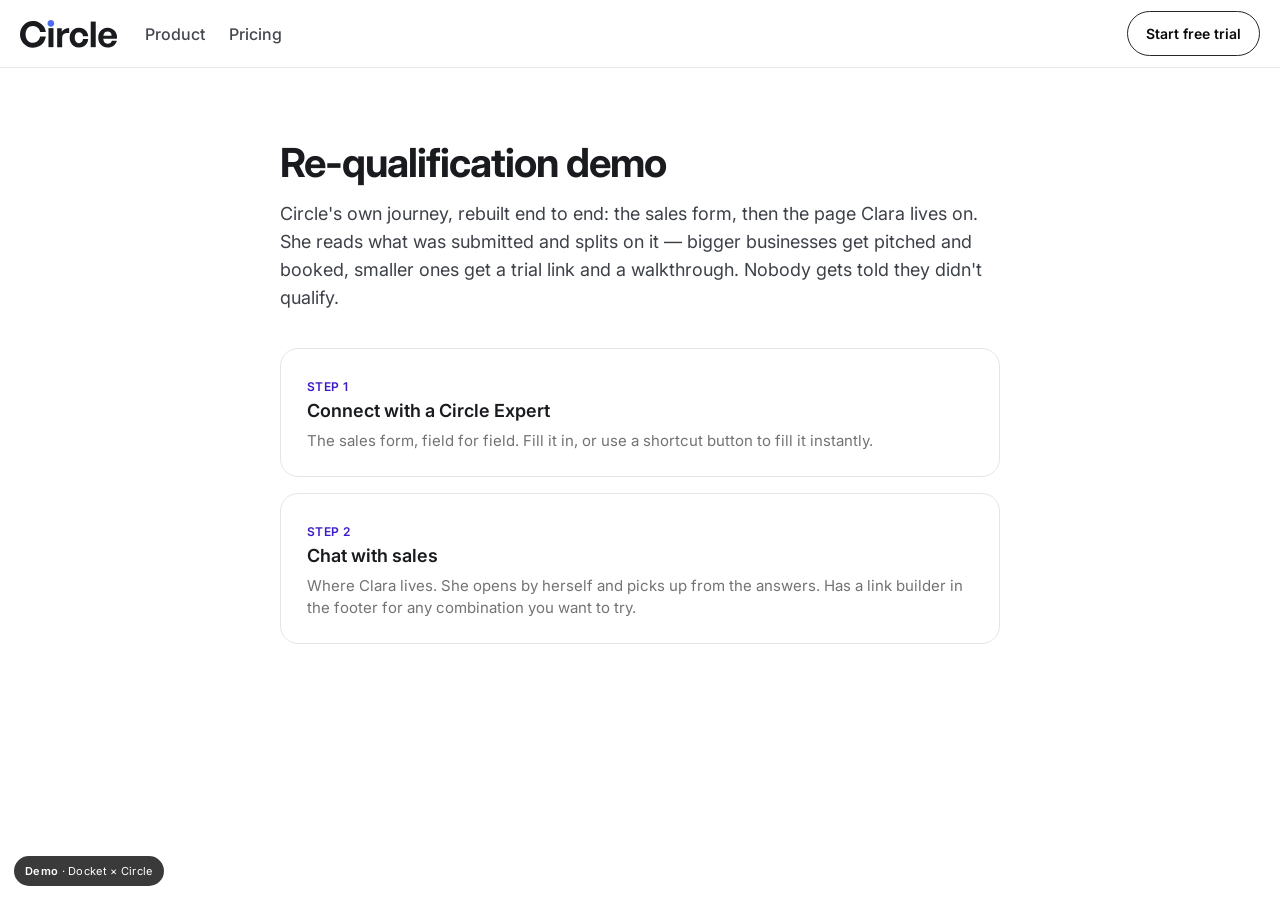
<file: index.html>
<!doctype html>
<html lang="en">
<head>
<meta charset="utf-8">
<meta name="viewport" content="width=device-width,initial-scale=1">
<meta name="robots" content="noindex,nofollow">
<title>Circle re-qualification demo</title>
<link href="https://fonts.googleapis.com/css2?family=Inter:wght@400;500;600;700&display=swap" rel="stylesheet">
<link rel="stylesheet" href="assets/site.css">
<style>
.wrap{max-width:760px;margin:0 auto;padding:72px 20px}
h1{font-size:40px;line-height:46px;letter-spacing:-1px;margin:0 0 14px}
p.lede{font-size:18px;line-height:28px;color:#3d4148;margin:0 0 36px}
.card{display:block;border:1px solid var(--line);border-radius:18px;padding:24px 26px;margin-bottom:16px;
  text-decoration:none;transition:border-color .15s,box-shadow .15s}
.card:hover{border-color:#bbb;box-shadow:0 8px 24px rgba(149,157,165,.14)}
.card h2{margin:0 0 6px;font-size:18px;font-weight:600}
.card p{margin:0;font-size:15px;color:var(--muted);line-height:22px}
.step{font-size:12px;font-weight:600;letter-spacing:.4px;text-transform:uppercase;color:var(--dma-primary-color)}
</style>
</head>
<body>
<header class="hdr"><div class="in">
  <a href="./"><img src="assets/circle-logo.svg" alt="Circle"></a>
  <nav class="nav"><a href="#">Product</a><a href="#">Pricing</a></nav>
  <div class="right"><a class="pill" href="plus-sales/">Start free trial</a></div>
</div></header>
<main class="wrap">
  <h1>Re-qualification demo</h1>
  <p class="lede">Circle's own journey, rebuilt end to end: the sales form, then the page Clara lives on.
    She reads what was submitted and splits on it — bigger businesses get pitched and booked, smaller ones
    get a trial link and a walkthrough. Nobody gets told they didn't qualify.</p>
  <a class="card" href="plus-sales/">
    <span class="step">Step 1</span>
    <h2>Connect with a Circle Expert</h2>
    <p>The sales form, field for field. Fill it in, or use a shortcut button to fill it instantly.</p>
  </a>
  <a class="card" href="connect-with-sales/">
    <span class="step">Step 2</span>
    <h2>Chat with sales</h2>
    <p>Where Clara lives. She opens by herself and picks up from the answers. Has a link builder
      in the footer for any combination you want to try.</p>
  </a>
</main>
<div class="simbadge"><b>Demo</b> · Docket × Circle</div>
</body>
</html>
</file>
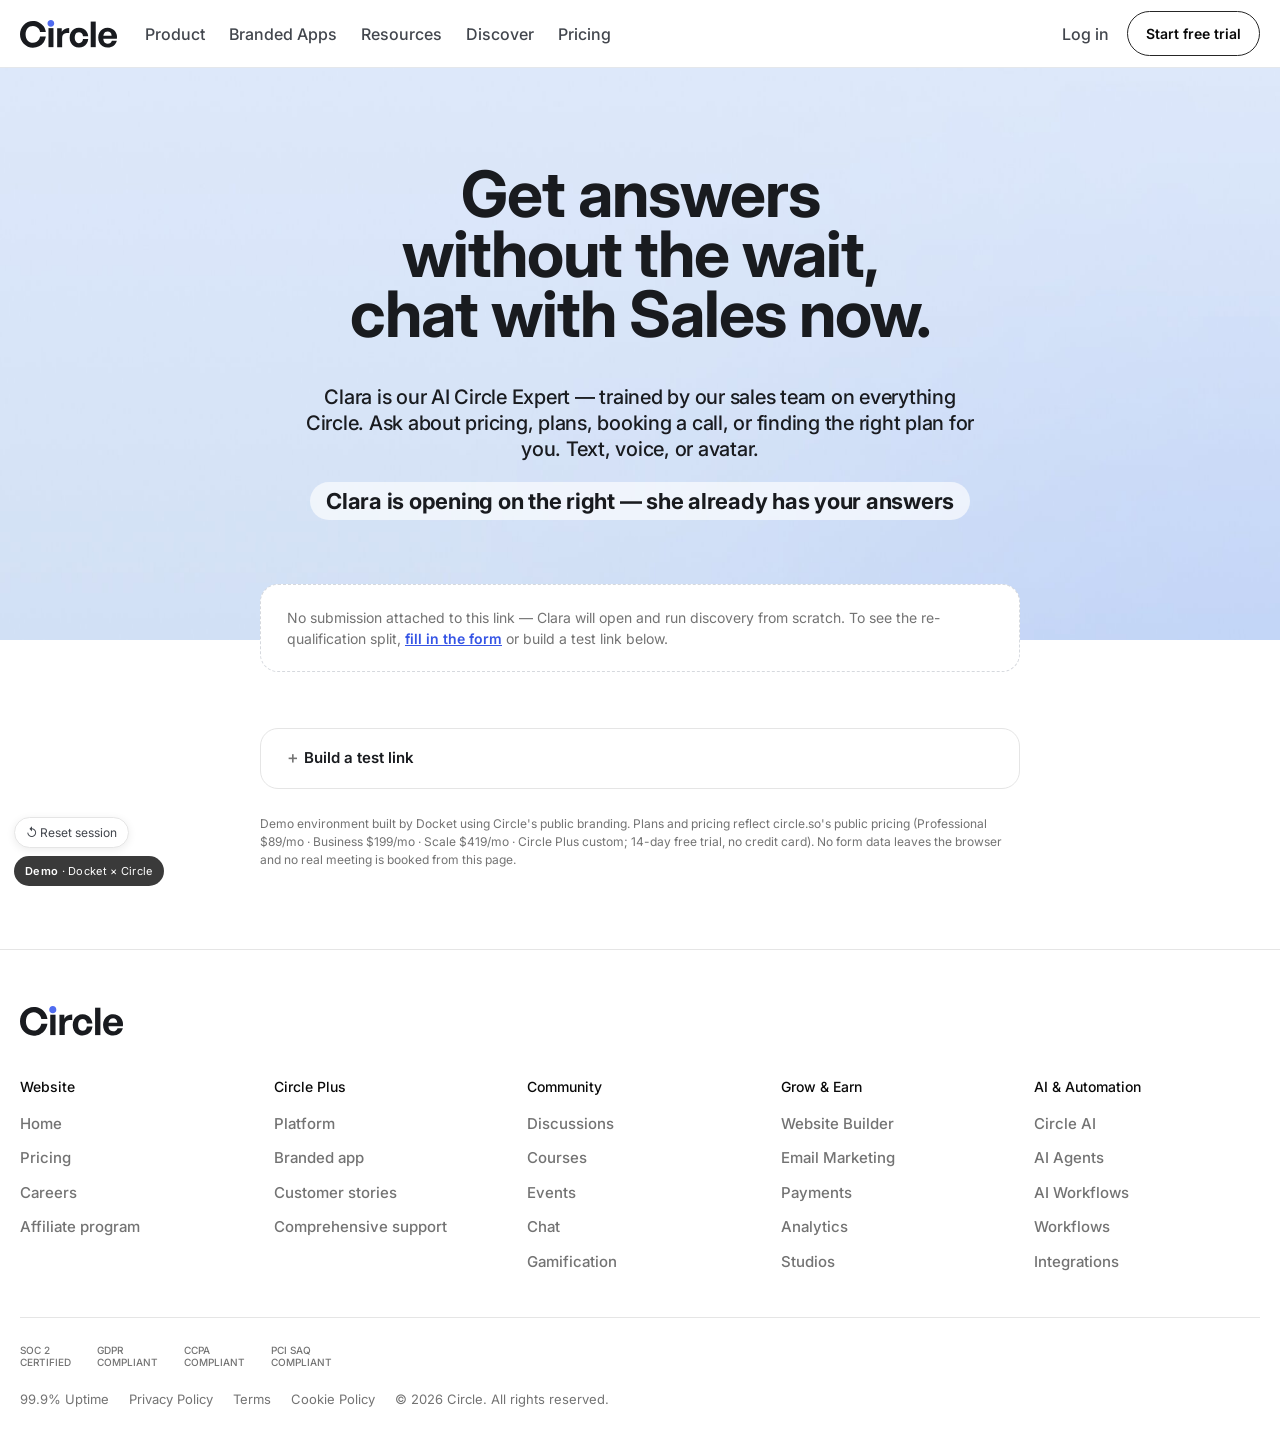
<file: connect-with-sales/index.html>
<!doctype html>
<html lang="en">
<head>
<script>
/* Runs before the Docket loader so a reset really gets a new visitor:
   the widget writes __aiseller_client_id / widget_auth_token on init, so
   clearing storage after it has started does nothing. */
(function(){
  try{
    var q = new URLSearchParams(location.search);
    if (q.get('reset') === '1'){
      try{ localStorage.clear(); sessionStorage.clear(); }catch(e){}
      q.delete('reset');
      var qs = q.toString();
      history.replaceState(null, '', location.pathname + (qs ? '?' + qs : ''));
    }
  }catch(e){}
})();
</script>
<meta charset="utf-8">
<meta name="viewport" content="width=device-width,initial-scale=1">
<meta name="robots" content="noindex,nofollow">
<title>Chat with sales</title>
<meta name="description" content="Talk to Clara, our AI Circle expert, about pricing, plans, and finding the right fit — by text, voice, or avatar.">
<link rel="preconnect" href="https://fonts.googleapis.com">
<link rel="preconnect" href="https://fonts.gstatic.com" crossorigin>
<link href="https://fonts.googleapis.com/css2?family=Inter:wght@300;400;500;600;700&display=swap" rel="stylesheet">
<link rel="stylesheet" href="../assets/site.css">
<style>
.hero{position:relative;display:flex;flex-direction:column;align-items:center;overflow:hidden;
  background:var(--hero);padding:96px 24px 120px;min-height:62vh}
.hero .bg{position:absolute;inset:0;width:100%;height:100%;object-fit:cover;object-position:center}
.hero .inner{position:relative;z-index:1;width:100%;max-width:1200px;margin:0 auto;text-align:center;color:var(--ink)}
.hero h1{font-size:64px;line-height:60px;font-weight:700;letter-spacing:-1px;margin:0 auto;max-width:14ch}
@media(max-width:860px){.hero{padding:64px 20px 88px}.hero h1{font-size:40px;line-height:46px;max-width:none;text-align:left}.hero .inner{text-align:left}}
.hero .sub{margin:40px auto 0;max-width:670px;font-size:20px;line-height:26px;font-weight:500;letter-spacing:-.25px}
.hero .kick{margin:20px auto 0;max-width:670px;font-size:22px;line-height:26px;font-weight:700;letter-spacing:-.25px}
.hero .kick span{display:inline-block;background:rgba(255,255,255,.65);border-radius:999px;padding:6px 16px}

.recap{max-width:760px;margin:-56px auto 0;position:relative;z-index:2;background:#fff;
  border:1px solid var(--line);border-radius:18px;padding:26px 28px;
  box-shadow:0 10px 36px rgba(149,157,165,.18)}
.recap h2{margin:0 0 4px;font-size:16px;font-weight:600;letter-spacing:-.2px}
.recap p.meta{margin:0 0 18px;font-size:13px;color:var(--muted)}
.chips{display:flex;flex-wrap:wrap;gap:8px}
.chip{font-size:13px;line-height:18px;background:#F4F6FB;border:1px solid #E3E8F5;color:#3d4148;
  border-radius:999px;padding:6px 12px}
.chip b{font-weight:600;color:var(--ink)}
.routebadge{display:inline-flex;align-items:center;gap:7px;font-size:12px;font-weight:600;
  letter-spacing:.2px;text-transform:uppercase;border-radius:999px;padding:5px 11px;margin-bottom:14px}
.routebadge.sales{background:#EEE9FF;color:#3E1BC9}
.routebadge.trial{background:#E6F6EC;color:#116B34}
.routebadge i{width:7px;height:7px;border-radius:50%;background:currentColor;font-style:normal}
.empty-note{max-width:760px;margin:-56px auto 0;position:relative;z-index:2;background:#fff;
  border:1px dashed #d6d9de;border-radius:18px;padding:22px 26px;color:var(--muted);font-size:14px}
.empty-note a{color:var(--dma-secondary-color);font-weight:600}

.builder{max-width:760px;margin:56px auto 0;border:1px solid var(--line);border-radius:18px;background:#fff}
.builder summary{cursor:pointer;padding:18px 24px;font-size:15px;font-weight:600;list-style:none}
.builder summary::-webkit-details-marker{display:none}
.builder summary::before{content:'＋ ';color:var(--muted)}
.builder[open] summary::before{content:'－ '}
.builder .body{padding:0 24px 24px;display:grid;gap:14px}
.builder label{display:grid;gap:6px;font-size:13px;color:var(--muted);font-weight:500}
.builder select,.builder input{font-family:inherit;font-size:15px;color:var(--ink);background:#fff;
  border:1px solid #d6d9de;border-radius:10px;padding:11px 13px;width:100%}
.builder .acts{display:flex;gap:10px;flex-wrap:wrap;margin-top:4px}
.builder .out{font-size:12px;word-break:break-all;color:var(--muted);background:#f7f8fa;
  border:1px solid var(--line);border-radius:10px;padding:12px}
.disclaimer{max-width:760px;margin:26px auto 0;font-size:12px;line-height:18px;color:var(--muted)}
</style>
</head>
<body>

<header class="hdr"><div class="in">
  <a href="../"><img src="../assets/circle-logo.svg" alt="Circle"></a>
  <nav class="nav">
    <a href="#">Product</a><a href="#">Branded Apps</a><a href="#">Resources</a>
    <a href="#">Discover</a><a href="#">Pricing</a>
  </nav>
  <div class="right">
    <a class="login" href="#">Log in</a>
    <a class="pill" href="#">Start free trial</a>
  </div>
</div></header>

<section class="hero">
  <img class="bg" src="../assets/hero-bg.jpg" alt="">
  <div class="inner">
    <h1>Get answers without the wait, chat with Sales now.</h1>
    <p class="sub">Clara is our AI Circle Expert — trained by our sales team on everything Circle.
      Ask about pricing, plans, booking a call, or finding the right plan for you. Text, voice, or avatar.</p>
    <p class="kick"><span>Clara is opening on the right — she already has your answers</span></p>
  </div>
</section>

<div id="recapSlot"></div>

<details class="builder">
  <summary>Build a test link</summary>
  <div class="body">
    <label>Their name <input id="b_first" placeholder="Dana"></label>
    <label>Work email <input id="b_email" placeholder="dana@northfieldstudio.com"></label>
    <label>Annual revenue across the business <select id="b_rev"></select></label>
    <label>What they want to do <select id="b_goal"></select></label>
    <label>How many members they have <select id="b_size"></select></label>
    <label>Are they part of a team <select id="b_team"></select></label>
    <label>Implementation timeline <select id="b_time"></select></label>
    <div class="acts">
      <button class="pill solid" type="button" onclick="buildOpen()">Open it</button>
      <button class="pill" type="button" onclick="buildCopy()">Copy link</button>
      <a class="pill" href="../plus-sales/">Start from the form instead</a>
    </div>
    <div class="out" id="b_out"></div>
  </div>
</details>

<p class="disclaimer">Demo environment built by Docket using Circle's public branding. Plans and pricing
reflect circle.so's public pricing (Professional $89/mo · Business $199/mo · Scale $419/mo ·
Circle Plus custom; 14-day free trial, no credit card). No form data leaves the browser and no
real meeting is booked from this page.</p>

<footer class="ftr"><div class="in">
  <img class="wm" src="../assets/circle-logo.svg" alt="Circle">
  <div class="cols">
    <div><h4>Website</h4><ul><li><a href="#">Home</a></li><li><a href="#">Pricing</a></li><li><a href="#">Careers</a></li><li><a href="#">Affiliate program</a></li></ul></div>
    <div><h4>Circle Plus</h4><ul><li><a href="#">Platform</a></li><li><a href="#">Branded app</a></li><li><a href="#">Customer stories</a></li><li><a href="#">Comprehensive support</a></li></ul></div>
    <div><h4>Community</h4><ul><li><a href="#">Discussions</a></li><li><a href="#">Courses</a></li><li><a href="#">Events</a></li><li><a href="#">Chat</a></li><li><a href="#">Gamification</a></li></ul></div>
    <div><h4>Grow &amp; Earn</h4><ul><li><a href="#">Website Builder</a></li><li><a href="#">Email Marketing</a></li><li><a href="#">Payments</a></li><li><a href="#">Analytics</a></li><li><a href="#">Studios</a></li></ul></div>
    <div><h4>AI &amp; Automation</h4><ul><li><a href="#">Circle AI</a></li><li><a href="#">AI Agents</a></li><li><a href="#">AI Workflows</a></li><li><a href="#">Workflows</a></li><li><a href="#">Integrations</a></li></ul></div>
  </div>
  <div class="badges">
    <span>SOC 2<br>Certified</span><span>GDPR<br>Compliant</span>
    <span>CCPA<br>Compliant</span><span>PCI SAQ<br>Compliant</span>
  </div>
  <div class="legal">
    <a href="#">99.9% Uptime</a><a href="#">Privacy Policy</a><a href="#">Terms</a>
    <a href="#">Cookie Policy</a><span>© 2026 Circle. All rights reserved.</span>
  </div>
</div></footer>

<button class="reset" onclick="resetSession()">↺ Reset session</button>
<div class="simbadge"><b>Demo</b> · Docket × Circle</div>

<!-- ============ Docket widget (agent: Clara - Re-Qualification) ============ -->
<script>
window.AISellerSettings = {
  agent_id: '711a4f88-d33d-4930-98c3-e50f1dc367f7',
};
(function () {
  var w = window; var ew = w.AISeller;
  if (typeof ew === 'function') { ew('update', w.AISellerSettings); }
  else {
    var d = document;
    var i = function () { i.q.push(arguments); };
    i.q = []; i.q.push(['update', w.AISellerSettings]); w.AISeller = i;
    var l = function () {
      var s = d.createElement('script'); s.type = 'text/javascript'; s.async = true;
      s.src = 'https://cdn.docketai.com/script/app/inbound-se-script/ai-seller.js';
      var x = d.getElementsByTagName('script')[0]; x.parentNode.insertBefore(s, x);
    };
    if (document.readyState === 'complete') { l(); }
    else if (w.attachEvent) { w.attachEvent('onload', l); }
    else { w.addEventListener('load', l, false); }
  }
})();
</script>

<script src="../assets/flow.js"></script>
<script>
const esc = s => String(s).replace(/[&<>"]/g, c => ({'&':'&amp;','<':'&lt;','>':'&gt;','"':'&quot;'}[c]));
const g   = k => new URLSearchParams(location.search).get(k) || '';
const ANSWERS = CIRCLE.fromQuery();
const CTX     = CIRCLE.context(ANSWERS);
const HAS     = !!ANSWERS.annual_revenue__range_;

/* ---------- what they submitted, shown back to them ---------- */
(function renderRecap(){
  const slot = document.getElementById('recapSlot');
  if (!HAS){
    slot.innerHTML = '<div class="empty-note">No submission attached to this link — Clara will open and '
      + 'run discovery from scratch. To see the re-qualification split, '
      + '<a href="../plus-sales/">fill in the form</a> or build a test link below.</div>';
    return;
  }
  const chips = [
    ['Goal',      ANSWERS.what_do_you_want_to_achieve_with_circle_],
    ['Members',   ANSWERS.current_community_or_membership_size],
    ['Revenue',   ANSWERS.annual_revenue__range_],
    ['Team',      ANSWERS.part_of_a_team],
    ['Timeline',  ANSWERS.desired_time_to_implement_community_product]
  ].filter(r => r[1]);
  const sales = CTX.route === 'sales';
  slot.innerHTML =
    '<div class="recap">'
    + '<span class="routebadge ' + CTX.route + '"><i></i>'
    + (sales ? 'Routed to our sales team' : 'Routed to a free trial') + '</span>'
    + '<h2>Thanks' + (ANSWERS.firstname ? ', ' + esc(ANSWERS.firstname) : '') + ' — here is what you told us</h2>'
    + '<p class="meta">Clara has all of this already. She will not ask you for it again.</p>'
    + '<div class="chips">' + chips.map(r =>
        '<span class="chip"><b>' + r[0] + ':</b> ' + esc(r[1]) + '</span>').join('') + '</div>'
    + '</div>';
})();

/* ---------- Docket context bridge + co-browsing autostart ---------- */
async function waitForAISeller(method, ms = 20000){
  const t0 = Date.now();
  while (Date.now() - t0 < ms){
    if (window.AISeller && typeof window.AISeller[method] === 'function') return true;
    await new Promise(r => setTimeout(r, 150));
  }
  return false;
}
(async function(){
  if (HAS){
    if (await waitForAISeller('setContext')) { try{ await window.AISeller.setContext(CTX); }catch(e){} }
  } else {
    if (await waitForAISeller('resetContext')) { try{ await window.AISeller.resetContext(); }catch(e){} }
  }
  if (await waitForAISeller('show')) { try{ window.AISeller.show(); }catch(e){} }
  if (g('autostart') !== '0' && await waitForAISeller('showAndConnect')){
    await new Promise(r => setTimeout(r, 1200));
    try{ await window.AISeller.showAndConnect(); }catch(e){}
  }
})();

function resetSession(){
  try{ if (window.AISeller && window.AISeller.resetContext) window.AISeller.resetContext(); }catch(e){}
  try{ if (window.AISeller && window.AISeller.hideAndDisconnect) window.AISeller.hideAndDisconnect(); }catch(e){}
  try{ localStorage.clear(); sessionStorage.clear(); }catch(e){}
  /* ?reset=1 is cleared again at the very top of the next load, before the
     widget boots, so the next visitor gets a genuinely new session. */
  location.href = location.pathname + '?reset=1';
}
/* Any link can start clean: add &reset=1 to a test link. */

/* ---------- test-link builder ---------- */
const BMAP = {
  b_goal:'what_do_you_want_to_achieve_with_circle_',
  b_size:'current_community_or_membership_size',
  b_rev :'annual_revenue__range_',
  b_team:'part_of_a_team',
  b_time:'desired_time_to_implement_community_product'
};
Object.keys(BMAP).forEach(id => {
  const sel = document.getElementById(id), f = CIRCLE.FIELDS[BMAP[id]];
  sel.innerHTML = f.options.map(o => '<option>' + esc(o) + '</option>').join('');
  sel.addEventListener('change', buildOut);
});
['b_first','b_email'].forEach(id => document.getElementById(id).addEventListener('input', buildOut));

function buildURL(){
  const a = {};
  const fn = document.getElementById('b_first').value.trim();
  const em = document.getElementById('b_email').value.trim();
  if (fn) a.firstname = fn;
  if (em) a.email = em;
  Object.keys(BMAP).forEach(id => a[BMAP[id]] = document.getElementById(id).value);
  return location.origin + location.pathname + '?' + new URLSearchParams(a).toString();
}
function buildOut(){
  const url = buildURL();
  const rev = document.getElementById('b_rev').value;
  document.getElementById('b_out').textContent =
    '[' + (CIRCLE.routeFor(rev) === 'sales' ? 'books a meeting' : 'starts a trial') + ']  ' + url;
}
function buildOpen(){ location.href = buildURL(); }
function buildCopy(){
  const url = buildURL();
  navigator.clipboard.writeText(url).then(
    () => { document.getElementById('b_out').textContent = 'Copied.  ' + url; },
    () => { document.getElementById('b_out').textContent = url; });
}
buildOut();
</script>
</body>
</html>
</file>
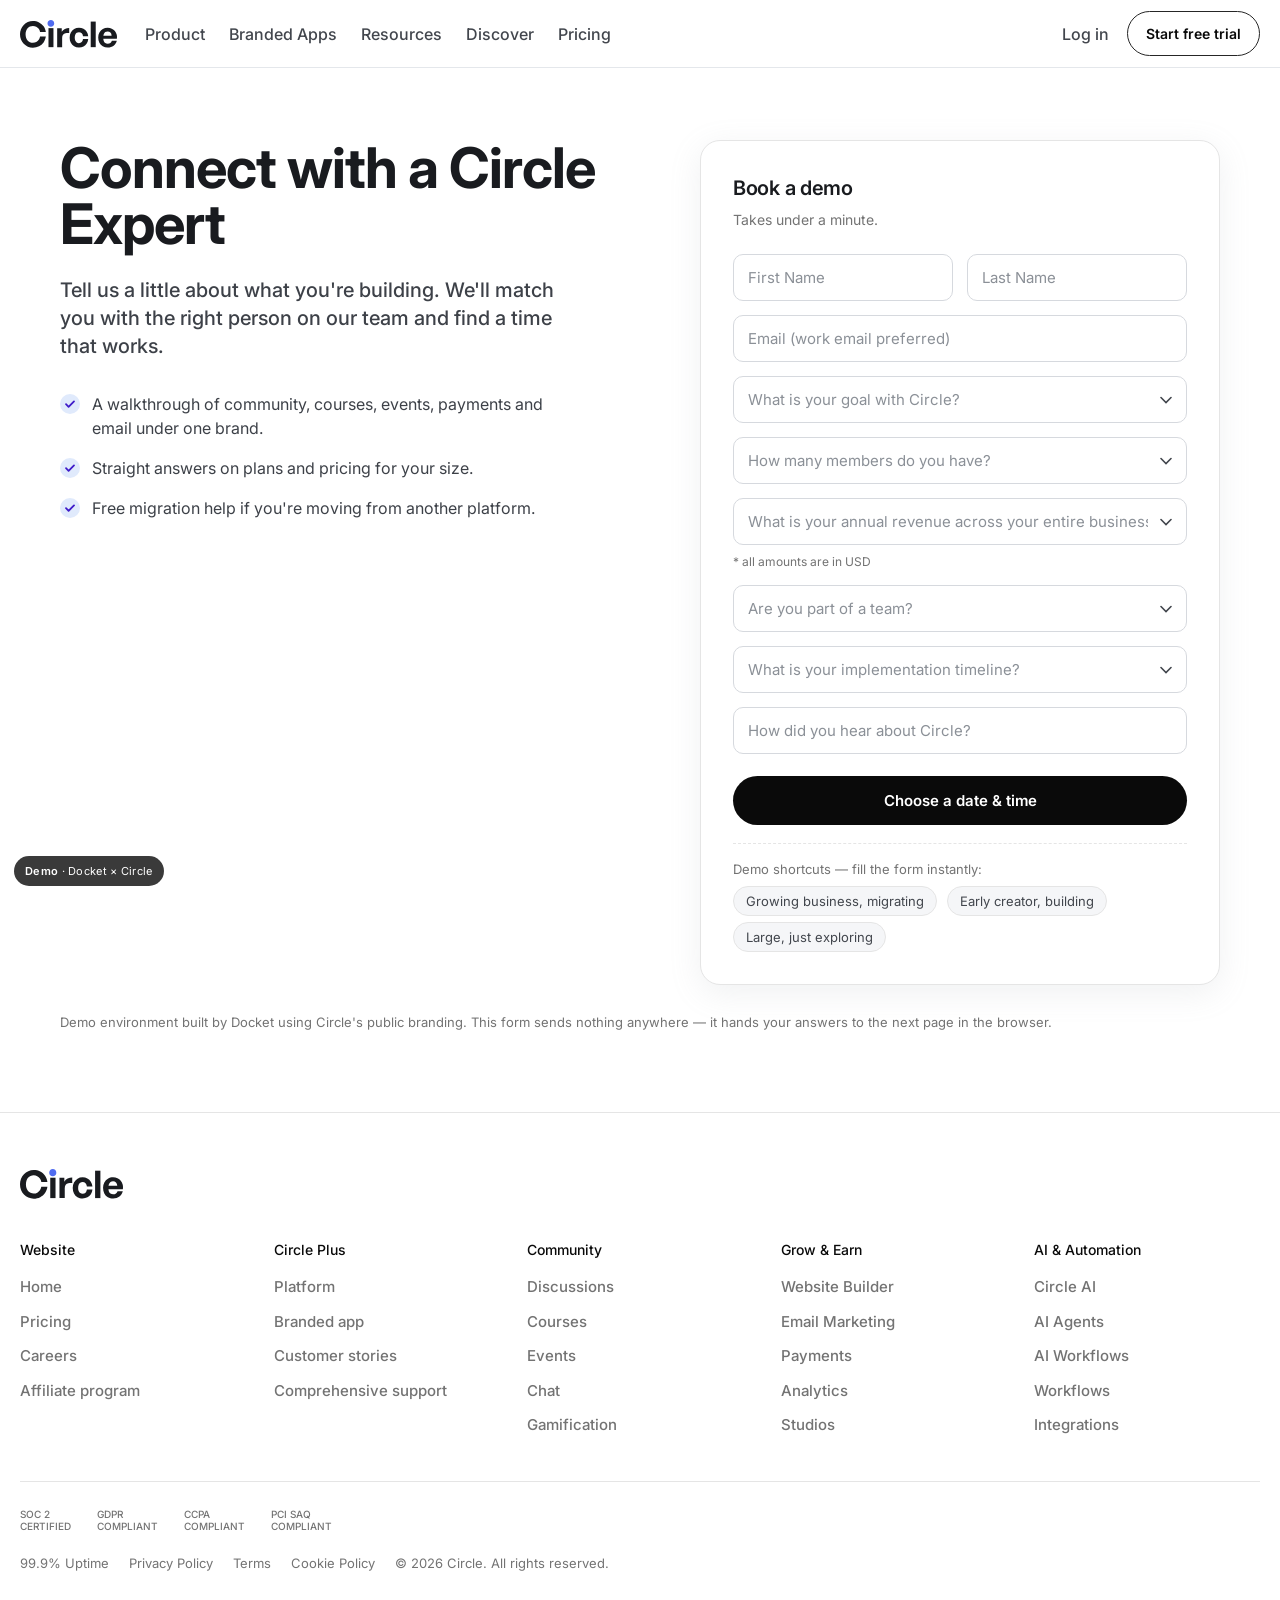
<file: plus-sales/index.html>
<!doctype html>
<html lang="en">
<head>
<meta charset="utf-8">
<meta name="viewport" content="width=device-width,initial-scale=1">
<meta name="robots" content="noindex,nofollow">
<title>Book a Demo</title>
<link rel="preconnect" href="https://fonts.googleapis.com">
<link rel="preconnect" href="https://fonts.gstatic.com" crossorigin>
<link href="https://fonts.googleapis.com/css2?family=Inter:wght@300;400;500;600;700&display=swap" rel="stylesheet">
<link rel="stylesheet" href="../assets/site.css">
<style>
.wrap{max-width:1200px;margin:0 auto;padding:72px 20px 0;display:grid;
  grid-template-columns:minmax(0,1fr) minmax(0,520px);gap:72px;align-items:start}
@media(max-width:980px){.wrap{grid-template-columns:1fr;gap:40px;padding-top:48px}}
h1{font-size:56px;line-height:56px;font-weight:700;letter-spacing:-1px;margin:0 0 24px}
@media(max-width:980px){h1{font-size:40px;line-height:44px}}
.lede{font-size:20px;line-height:28px;font-weight:500;color:#3d4148;margin:0 0 32px;max-width:520px}
.points{list-style:none;padding:0;margin:0;display:grid;gap:16px;max-width:520px}
.points li{display:flex;gap:12px;font-size:16px;line-height:24px;color:#3d4148}
.points svg{flex:0 0 20px;margin-top:2px}
.card{background:#fff;border:1px solid var(--line);border-radius:20px;padding:32px;
  box-shadow:0 8px 32px rgba(149,157,165,.14)}
.card h2{margin:0 0 6px;font-size:20px;font-weight:600;letter-spacing:-.3px}
.card .sub{margin:0 0 24px;font-size:14px;color:var(--muted)}
.f{display:grid;gap:14px}
.row2{display:grid;grid-template-columns:1fr 1fr;gap:14px}
@media(max-width:520px){.row2{grid-template-columns:1fr}}
input,select{width:100%;font-family:inherit;font-size:15px;color:var(--ink);background:#fff;
  border:1px solid #d6d9de;border-radius:10px;padding:13px 14px;appearance:none}
select{background-image:url("data:image/svg+xml,%3Csvg xmlns='http://www.w3.org/2000/svg' width='12' height='8' viewBox='0 0 12 8'%3E%3Cpath d='M1 1.5 6 6.5 11 1.5' stroke='%2342464D' stroke-width='1.6' fill='none' stroke-linecap='round'/%3E%3C/svg%3E");
  background-repeat:no-repeat;background-position:right 14px center;padding-right:38px}
select:invalid,select.empty{color:#8b9097}
input::placeholder{color:#8b9097}
input:focus,select:focus{outline:none;border-color:var(--dma-secondary-color);
  box-shadow:0 0 0 3px rgba(54,85,229,.14)}
.note{font-size:12px;color:var(--muted);margin:-6px 0 0}
.submit{margin-top:8px;width:100%;background:var(--ink-strong);color:#fff;border:none;border-radius:9999px;
  font-family:inherit;font-size:15px;font-weight:600;padding:15px 20px;cursor:pointer}
.submit:hover{background:#262626}
.err{color:#b4232a;font-size:13px;margin:0;display:none}
.err.on{display:block}
.demoline{max-width:1200px;margin:28px auto 0;padding:0 20px;font-size:13px;color:var(--muted)}
.prefill{margin-top:18px;padding-top:16px;border-top:1px dashed var(--line);font-size:13px;color:var(--muted)}
.prefill button{font-family:inherit;font-size:13px;background:#f5f6f8;border:1px solid var(--line);
  border-radius:999px;padding:6px 12px;margin:6px 6px 0 0;cursor:pointer;color:var(--nav)}
.prefill button:hover{border-color:#bbb;color:var(--ink-strong)}
</style>
</head>
<body>

<header class="hdr"><div class="in">
  <a href="../"><img src="../assets/circle-logo.svg" alt="Circle"></a>
  <nav class="nav">
    <a href="#">Product</a><a href="#">Branded Apps</a><a href="#">Resources</a>
    <a href="#">Discover</a><a href="#">Pricing</a>
  </nav>
  <div class="right">
    <a class="login" href="#">Log in</a>
    <a class="pill" href="#">Start free trial</a>
  </div>
</div></header>

<main class="wrap">
  <div>
    <h1>Connect with a Circle Expert</h1>
    <p class="lede">Tell us a little about what you're building. We'll match you with the right person
      on our team and find a time that works.</p>
    <ul class="points">
      <li><svg width="20" height="20" viewBox="0 0 20 20" fill="none"><circle cx="10" cy="10" r="10" fill="#E0EAFC"/><path d="M6 10.2l2.6 2.6L14 7.4" stroke="#3E1BC9" stroke-width="1.8" stroke-linecap="round" stroke-linejoin="round"/></svg>
        <span>A walkthrough of community, courses, events, payments and email under one brand.</span></li>
      <li><svg width="20" height="20" viewBox="0 0 20 20" fill="none"><circle cx="10" cy="10" r="10" fill="#E0EAFC"/><path d="M6 10.2l2.6 2.6L14 7.4" stroke="#3E1BC9" stroke-width="1.8" stroke-linecap="round" stroke-linejoin="round"/></svg>
        <span>Straight answers on plans and pricing for your size.</span></li>
      <li><svg width="20" height="20" viewBox="0 0 20 20" fill="none"><circle cx="10" cy="10" r="10" fill="#E0EAFC"/><path d="M6 10.2l2.6 2.6L14 7.4" stroke="#3E1BC9" stroke-width="1.8" stroke-linecap="round" stroke-linejoin="round"/></svg>
        <span>Free migration help if you're moving from another platform.</span></li>
    </ul>
  </div>

  <div class="card">
    <h2>Book a demo</h2>
    <p class="sub">Takes under a minute.</p>
    <form class="f" id="qf" novalidate>
      <div class="row2">
        <input name="firstname" placeholder="First Name" autocomplete="given-name" required>
        <input name="lastname"  placeholder="Last Name"  autocomplete="family-name" required>
      </div>
      <input name="email" type="email" placeholder="Email (work email preferred)" autocomplete="email" required>
      <select name="what_do_you_want_to_achieve_with_circle_" required class="empty"></select>
      <select name="current_community_or_membership_size" required class="empty"></select>
      <select name="annual_revenue__range_" required class="empty"></select>
      <p class="note">* all amounts are in USD</p>
      <select name="part_of_a_team" required class="empty"></select>
      <select name="desired_time_to_implement_community_product" required class="empty"></select>
      <input name="how_did_you_hear_about_us_" placeholder="How did you hear about Circle?">
      <p class="err" id="err">Please complete the required fields.</p>
      <button class="submit" type="submit">Choose a date &amp; time</button>
    </form>
    <div class="prefill">
      Demo shortcuts — fill the form instantly:
      <div>
        <button type="button" onclick="preset('sales')">Growing business, migrating</button>
        <button type="button" onclick="preset('trial')">Early creator, building</button>
        <button type="button" onclick="preset('edge')">Large, just exploring</button>
      </div>
    </div>
  </div>
</main>

<p class="demoline">Demo environment built by Docket using Circle's public branding. This form sends
nothing anywhere — it hands your answers to the next page in the browser.</p>

<footer class="ftr"><div class="in">
  <img class="wm" src="../assets/circle-logo.svg" alt="Circle">
  <div class="cols">
    <div><h4>Website</h4><ul><li><a href="#">Home</a></li><li><a href="#">Pricing</a></li><li><a href="#">Careers</a></li><li><a href="#">Affiliate program</a></li></ul></div>
    <div><h4>Circle Plus</h4><ul><li><a href="#">Platform</a></li><li><a href="#">Branded app</a></li><li><a href="#">Customer stories</a></li><li><a href="#">Comprehensive support</a></li></ul></div>
    <div><h4>Community</h4><ul><li><a href="#">Discussions</a></li><li><a href="#">Courses</a></li><li><a href="#">Events</a></li><li><a href="#">Chat</a></li><li><a href="#">Gamification</a></li></ul></div>
    <div><h4>Grow &amp; Earn</h4><ul><li><a href="#">Website Builder</a></li><li><a href="#">Email Marketing</a></li><li><a href="#">Payments</a></li><li><a href="#">Analytics</a></li><li><a href="#">Studios</a></li></ul></div>
    <div><h4>AI &amp; Automation</h4><ul><li><a href="#">Circle AI</a></li><li><a href="#">AI Agents</a></li><li><a href="#">AI Workflows</a></li><li><a href="#">Workflows</a></li><li><a href="#">Integrations</a></li></ul></div>
  </div>
  <div class="badges">
    <span>SOC 2<br>Certified</span><span>GDPR<br>Compliant</span>
    <span>CCPA<br>Compliant</span><span>PCI SAQ<br>Compliant</span>
  </div>
  <div class="legal">
    <a href="#">99.9% Uptime</a><a href="#">Privacy Policy</a><a href="#">Terms</a>
    <a href="#">Cookie Policy</a><span>© 2026 Circle. All rights reserved.</span>
  </div>
</div></footer>

<div class="simbadge"><b>Demo</b> · Docket × Circle</div>

<script src="../assets/flow.js"></script>
<script>
/* build the five selects from the verbatim option lists */
Object.keys(CIRCLE.FIELDS).forEach(key => {
  const f = CIRCLE.FIELDS[key], el = document.querySelector('[name="'+key+'"]');
  if (!el) return;
  el.innerHTML = '<option value="" selected>' + f.label + '</option>' +
    f.options.map(o => '<option>' + o.replace(/&/g,'&amp;').replace(/</g,'&lt;') + '</option>').join('');
  el.addEventListener('change', () => el.classList.toggle('empty', !el.value));
});

const PRESETS = {
  sales: {firstname:'Dana', lastname:'Whitfield', email:'dana@northfieldstudio.com',
    what_do_you_want_to_achieve_with_circle_:'I want to move from another platform',
    current_community_or_membership_size:'Between 1,000 and 5,000 members',
    annual_revenue__range_:'$1M - $10M/year',
    part_of_a_team:'Yes, have full-time teammates',
    desired_time_to_implement_community_product:'Immediately'},
  trial: {firstname:'Sam', lastname:'Okafor', email:'sam.okafor@gmail.com',
    what_do_you_want_to_achieve_with_circle_:'I want to start building',
    current_community_or_membership_size:'Between 1 and 100 members',
    annual_revenue__range_:'Under $50K/year or no revenue',
    part_of_a_team:'No, just me for now',
    desired_time_to_implement_community_product:'In a few months'},
  edge:  {firstname:'Lee', lastname:'Marchetti', email:'lee@themakersguild.co',
    what_do_you_want_to_achieve_with_circle_:'Just exploring',
    current_community_or_membership_size:'Over 5,000 members',
    annual_revenue__range_:'$250K - $1M/year',
    part_of_a_team:'Yes, have part-time help or contractors',
    desired_time_to_implement_community_product:'Within a year'}
};
function preset(which){
  const p = PRESETS[which];
  Object.keys(p).forEach(k => {
    const el = document.querySelector('[name="'+k+'"]');
    if (el){ el.value = p[k]; el.classList.remove('empty'); }
  });
  document.getElementById('err').classList.remove('on');
}

document.getElementById('qf').addEventListener('submit', e => {
  e.preventDefault();
  const fd = new FormData(e.target), a = {};
  for (const [k,v] of fd.entries()) if (String(v).trim()) a[k] = String(v).trim();
  const required = ['firstname','lastname','email'].concat(Object.keys(CIRCLE.FIELDS));
  if (required.some(k => !a[k])){ document.getElementById('err').classList.add('on'); return; }
  const qp = new URLSearchParams(a);
  /* reset=1 is consumed before the widget boots on the next page, so every
     submission arrives as a brand-new visitor instead of reopening the last
     person's conversation. */
  qp.set('reset', '1');
  location.href = '../connect-with-sales/?' + qp.toString();
});
</script>
</body>
</html>
</file>
<file: assets/site.css>
/* Shared chrome — rebuilt from circle.so computed styles */
*,*::before,*::after{box-sizing:border-box}
:root{
  --ink:#191B1F; --ink-strong:#0A0A0A; --nav:#42464D; --muted:#737373;
  --line:#E5E5E5; --line-nav:#E4E7EB; --hero:#E0EAFC; --brand:#506CF0;
  --dma-primary-color:#3e1bc9; --dma-middle-color:#3a38d7; --dma-secondary-color:#3655e5;
}
html{-webkit-text-size-adjust:100%}
body{margin:0;font-family:Inter,system-ui,-apple-system,"Segoe UI",Roboto,sans-serif;
  color:var(--ink);background:#fff;font-size:16px;line-height:1.5}
a{color:inherit}
img{max-width:100%}

/* header */
.hdr{position:sticky;top:0;z-index:50;height:68px;display:flex;align-items:center;
  background:#fff;border-bottom:1px solid var(--line-nav)}
.hdr .in{width:100%;max-width:1280px;margin:0 auto;padding:0 20px;display:flex;align-items:center;gap:28px}
.hdr img{height:28px;width:auto;display:block}
.nav{display:flex;align-items:center;gap:24px;flex:1}
.nav a{color:var(--nav);font-size:16px;font-weight:500;text-decoration:none}
.nav a:hover{color:var(--ink-strong)}
.hdr .right{display:flex;align-items:center;gap:18px}
.login{color:var(--nav);font-size:16px;font-weight:500;text-decoration:none}
.pill{display:inline-block;border:1px solid #262626;color:var(--ink-strong);background:transparent;
  border-radius:9999px;font-size:14px;font-weight:600;padding:11px 18px;text-decoration:none;
  font-family:inherit;cursor:pointer;white-space:nowrap}
.pill:hover{background:var(--ink-strong);color:#fff}
.pill.solid{background:var(--ink-strong);color:#fff;border-color:var(--ink-strong)}
.pill.solid:hover{background:#262626}
@media(max-width:900px){.nav{display:none}}

/* footer */
.ftr{background:#fff;border-top:1px solid var(--line);padding:56px 20px 36px;margin-top:80px}
.ftr .in{max-width:1280px;margin:0 auto}
.ftr img.wm{height:30px;margin-bottom:34px}
.cols{display:grid;grid-template-columns:repeat(5,1fr);gap:28px}
@media(max-width:900px){.cols{grid-template-columns:repeat(2,1fr)}}
.cols h4{margin:0 0 14px;font-size:14px;font-weight:500;color:var(--ink-strong)}
.cols ul{list-style:none;margin:0;padding:0;display:grid;gap:10px}
.cols a{color:var(--muted);font-size:15px;font-weight:500;text-decoration:none}
.cols a:hover{color:var(--ink-strong)}
.badges{display:flex;flex-wrap:wrap;gap:26px;align-items:center;margin-top:44px;
  padding-top:26px;border-top:1px solid var(--line)}
.badges span{font-size:10px;font-weight:500;line-height:12px;text-transform:uppercase;color:var(--muted)}
.legal{display:flex;flex-wrap:wrap;gap:20px;margin-top:22px;font-size:13px;color:var(--muted)}
.legal a{text-decoration:none}

/* demo badge */
.simbadge{position:fixed;left:14px;bottom:14px;z-index:60;background:rgba(15,15,15,.82);color:#fff;
  font-size:11px;letter-spacing:.3px;padding:7px 11px;border-radius:999px;backdrop-filter:blur(6px)}
.simbadge b{font-weight:600}
.reset{position:fixed;left:14px;bottom:52px;z-index:60;background:#fff;border:1px solid var(--line);
  color:var(--nav);font-size:12px;font-family:inherit;padding:7px 11px;border-radius:999px;cursor:pointer;
  box-shadow:0 2px 8px rgba(0,0,0,.08)}
.reset:hover{border-color:#bbb;color:var(--ink-strong)}
</file>
